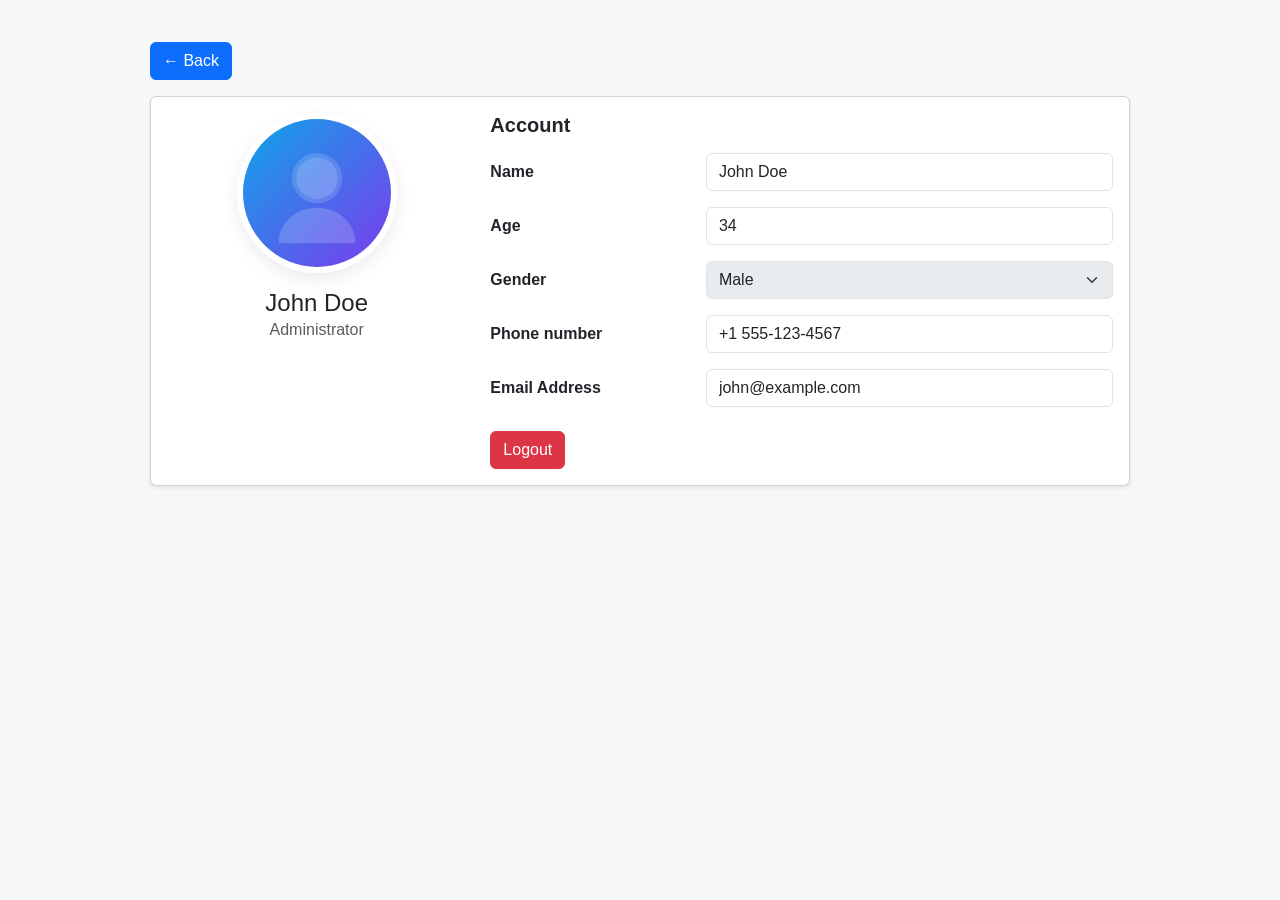
<file: Frontend_Patient_Web/profile.html>
<!doctype html>
<html lang="en">
  <head>
    <meta charset="utf-8">
    <meta name="viewport" content="width=device-width, initial-scale=1">
    <title>Profile</title>
    <link href="https://cdn.jsdelivr.net/npm/bootstrap@5.3.2/dist/css/bootstrap.min.css" rel="stylesheet">
    <link rel="stylesheet" href="style.css">
    <style>
      .profile-avatar{ width:160px; height:160px; border-radius:50%; overflow:hidden; border:6px solid #fff; box-shadow:0 6px 18px rgba(0,0,0,0.08); }
      .profile-header{ max-width:980px; margin:18px auto; }
      .profile-card{ max-width:980px; margin:0 auto; }
      .field-label{ font-weight:600; }
    </style>
  </head>
  <body>
    <div class="container py-4">
      <div class="d-flex justify-content-between align-items-start mb-3 profile-header">
        <div>
          <a href="index.html" class="btn btn-primary">← Back</a>
        </div>
      </div>

      <div class="card shadow-sm profile-card">
        <div class="card-body">
          <div class="row g-4">
            <div class="col-md-4 text-center">
              <div class="profile-avatar mx-auto mb-3">
                <!-- Embedded SVG default avatar -->
                <img alt="default avatar" src='data:image/svg+xml;utf8,<svg xmlns="http://www.w3.org/2000/svg" viewBox="0 0 200 200"><defs><linearGradient id="g" x1="0" x2="1" y1="0" y2="1"><stop offset="0" stop-color="%230ea5e9"/><stop offset="1" stop-color="%237c3aed"/></linearGradient></defs><rect width="100%" height="100%" fill="url(%23g)"/><g transform="translate(40,36)"><circle cx="60" cy="44" r="34" fill="rgba(255,255,255,0.15)"/><path d="M8 132c0-26 22-48 52-48s52 22 52 48" fill="rgba(255,255,255,0.18)"/><circle cx="60" cy="44" r="28" fill="white" opacity="0.14"/></g></svg>' style="width:100%;height:100%;object-fit:cover;">
              </div>
              <h4 class="mb-0">John Doe</h4>
              <div class="text-muted">Administrator</div>
            </div>

            <div class="col-md-8">
              <h5 class="fw-bold mb-3">Account</h5>
              <form>
                <div class="mb-3 row">
                  <label class="col-sm-4 col-form-label field-label">Name</label>
                  <div class="col-sm-8"><input class="form-control" value="John Doe" readonly></div>
                </div>
                <div class="mb-3 row">
                  <label class="col-sm-4 col-form-label field-label">Age</label>
                  <div class="col-sm-8"><input class="form-control" value="34" type="number" min="0" readonly></div>
                </div>
                <div class="mb-3 row">
                  <label class="col-sm-4 col-form-label field-label">Gender</label>
                  <div class="col-sm-8">
                    <select class="form-select" disabled aria-disabled="true">
                      <option selected>Male</option>
                      <option>Female</option>
                      <option>Other</option>
                    </select>
                  </div>
                </div>
                <div class="mb-3 row">
                  <label class="col-sm-4 col-form-label field-label">Phone number</label>
                  <div class="col-sm-8"><input class="form-control" value="+1 555-123-4567" readonly></div>
                </div>
                <div class="mb-3 row">
                  <label class="col-sm-4 col-form-label field-label">Email Address</label>
                  <div class="col-sm-8"><input class="form-control" value="john@example.com" type="email" readonly></div>
                </div>
              </form>

              <div class="mt-4">
                <a href="#" class="btn btn-danger">Logout</a>
              </div>
            </div>
          </div>
        </div>
      </div>
    </div>
  </body>
</html>
</file>
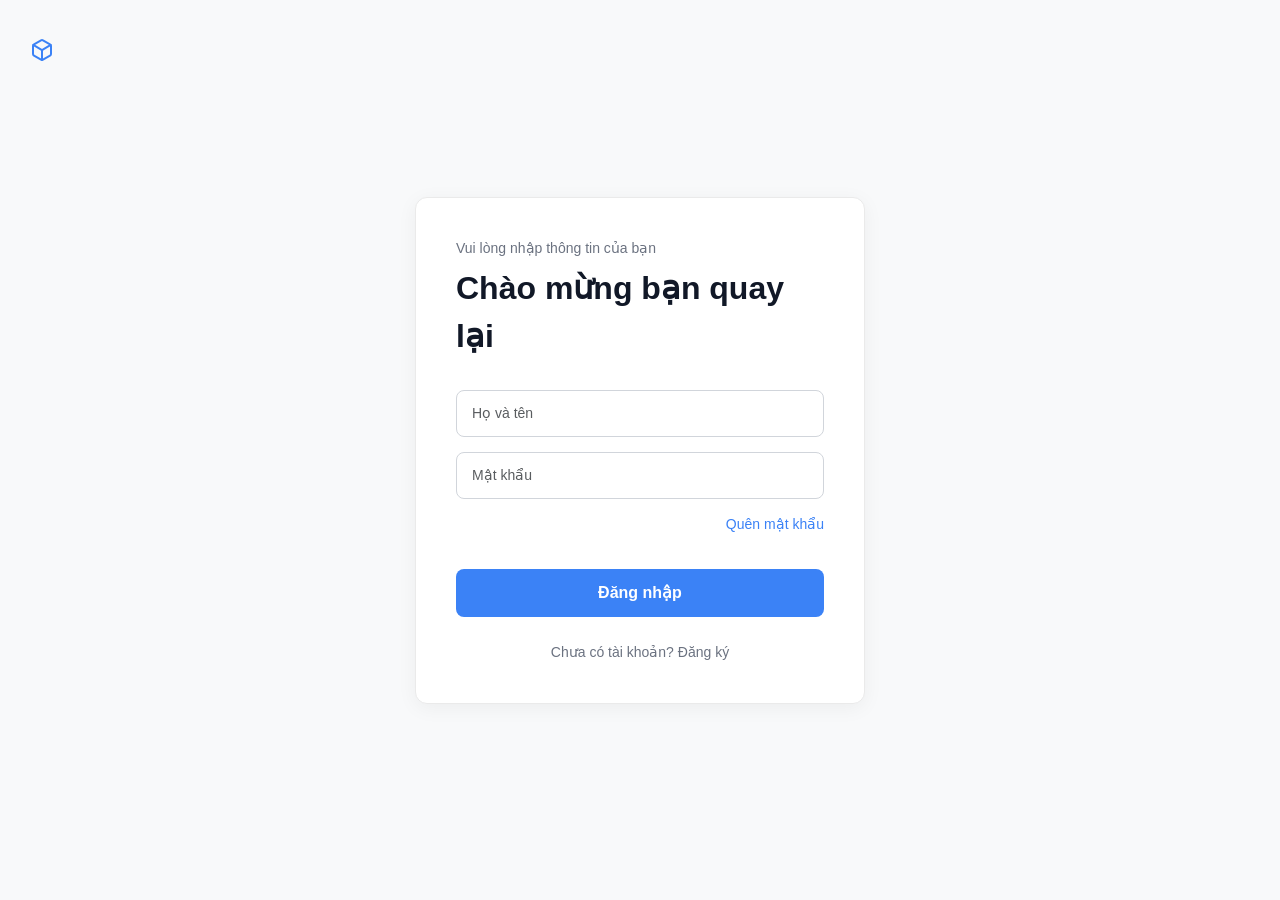
<file: API/EcgRecordAPI/wwwroot/login.html>
<!DOCTYPE html>
<html lang="vi">
<head>
    <meta charset="UTF-8">
    <meta name="viewport" content="width=device-width, initial-scale=1.0">
    <title>Đăng nhập - Hệ thống ECG</title>
    <link href="https://cdn.jsdelivr.net/npm/bootstrap@5.3.2/dist/css/bootstrap.min.css" rel="stylesheet">
    <style>
        body {
            background-color: #f8f9fa;
            font-family: 'Inter', -apple-system, BlinkMacSystemFont, "Segoe UI", Roboto, "Helvetica Neue", Arial, sans-serif;
        }
        .login-container {
            min-height: 100vh;
            display: flex;
            align-items: center;
            justify-content: center;
            padding: 20px;
        }
        .login-card {
            background: white;
            border-radius: 12px;
            box-shadow: 0 4px 20px rgba(0, 0, 0, 0.05);
            padding: 40px;
            width: 100%;
            max-width: 450px;
            border: 1px solid #eaeaea;
        }
        .logo-text {
            position: absolute;
            top: 30px;
            left: 30px;
            font-weight: 700;
            font-size: 20px;
            color: #1a1a1a;
            display: flex;
            align-items: center;
            gap: 10px;
        }
        .logo-icon {
            color: #3b82f6;
            font-size: 24px;
        }
        .subtitle {
            color: #6b7280;
            font-size: 14px;
            margin-bottom: 5px;
        }
        .title {
            font-weight: 700;
            font-size: 32px;
            color: #111827;
            margin-bottom: 30px;
        }
        .form-control {
            padding: 12px 15px;
            border-radius: 8px;
            border: 1px solid #d1d5db;
            margin-bottom: 15px;
            font-size: 14px;
        }
        .form-control:focus {
            box-shadow: 0 0 0 3px rgba(59, 130, 246, 0.15);
            border-color: #3b82f6;
        }
        .btn-primary {
            background-color: #3b82f6;
            border: none;
            padding: 12px;
            border-radius: 8px;
            font-weight: 600;
            width: 100%;
            margin-top: 10px;
        }
        .btn-primary:hover {
            background-color: #2563eb;
        }
        .form-check-label {
            font-size: 14px;
            color: #4b5563;
        }
        .forgot-link {
            font-size: 14px;
            color: #3b82f6;
            text-decoration: none;
            float: right;
        }
        .forgot-link:hover {
            text-decoration: underline;
        }
        .signup-text {
            text-align: center;
            margin-top: 25px;
            font-size: 14px;
            color: #6b7280;
        }
        .signup-text a {
            color: #3b82f6;
            text-decoration: none;
            font-weight: 500;
            cursor: pointer;
        }
        .signup-text a:hover {
            text-decoration: underline;
        }
        #errorMsg {
            display: none;
            color: #dc2626;
            font-size: 14px;
            margin-bottom: 15px;
            text-align: center;
        }
    </style>
</head>
<body>

    <div class="logo-text">
        <div class="logo-icon">
            <svg width="24" height="24" viewBox="0 0 24 24" fill="none" stroke="currentColor" stroke-width="2" stroke-linecap="round" stroke-linejoin="round">
                <path d="M21 16V8a2 2 0 0 0-1-1.73l-7-4a2 2 0 0 0-2 0l-7 4A2 2 0 0 0 3 8v8a2 2 0 0 0 1 1.73l7 4a2 2 0 0 0 2 0l7-4A2 2 0 0 0 21 16z"></path>
                <polyline points="3.27 6.96 12 12.01 20.73 6.96"></polyline>
                <line x1="12" y1="22.08" x2="12" y2="12"></line>
            </svg>
        </div>
    </div>

    <div class="login-container">
        <div class="login-card">
            <div class="subtitle">Vui lòng nhập thông tin của bạn</div>
            <div class="title" id="formTitle">Chào mừng bạn quay lại</div>

            <div id="errorMsg">Tên đăng nhập hoặc mật khẩu không đúng.</div>

            <form id="loginForm">
                <input type="text" id="fullName" class="form-control" placeholder="Họ và tên" required>
                
                <div id="registerFields" style="display: none;">
                    <input type="number" id="age" class="form-control" placeholder="Tuổi">
                    <select id="gender" class="form-control">
                        <option value="" disabled selected>Chọn giới tính</option>
                        <option value="Nam">Nam</option>
                        <option value="Nữ">Nữ</option>
                        <option value="Khác">Khác</option>
                    </select>
                    <input type="tel" id="phoneNumber" class="form-control" placeholder="Số điện thoại">
                    <input type="email" id="email" class="form-control" placeholder="Email">
                    <input type="text" id="address" class="form-control" placeholder="Địa chỉ">
                </div>

                <input type="password" id="password" class="form-control" placeholder="Mật khẩu" required>
                
                <div class="d-flex justify-content-end align-items-center mb-4 mt-2" id="forgotPasswordDiv">
                    <a href="#" class="forgot-link">Quên mật khẩu</a>
                </div>

                <button type="submit" class="btn btn-primary" id="loginBtn">Đăng nhập</button>
            </form>

            <div class="signup-text" id="toggleTextDiv">
                Chưa có tài khoản? <a id="toggleModeBtn">Đăng ký</a>
            </div>
        </div>
    </div>

    <script>
        let isLoginMode = true;

        document.getElementById('toggleModeBtn').addEventListener('click', toggleMode);

        function toggleMode(e) {
            if(e) e.preventDefault();
            isLoginMode = !isLoginMode;
            
            const registerFields = document.getElementById('registerFields');
            const forgotPasswordDiv = document.getElementById('forgotPasswordDiv');
            const loginBtn = document.getElementById('loginBtn');
            const title = document.getElementById('formTitle');
            const toggleTextDiv = document.getElementById('toggleTextDiv');

            if (isLoginMode) {
                registerFields.style.display = 'none';
                forgotPasswordDiv.style.display = 'flex';
                loginBtn.innerText = 'Đăng nhập';
                title.innerText = 'Chào mừng bạn quay lại';
                toggleTextDiv.innerHTML = 'Chưa có tài khoản? <a id="toggleModeBtn">Đăng ký</a>';
                
                document.getElementById('age').required = false;
                document.getElementById('gender').required = false;
                document.getElementById('phoneNumber').required = false;
                document.getElementById('email').required = false;
                document.getElementById('address').required = false;
            } else {
                registerFields.style.display = 'block';
                forgotPasswordDiv.style.display = 'none';
                loginBtn.innerText = 'Tạo tài khoản';
                title.innerText = 'Tạo tài khoản';
                toggleTextDiv.innerHTML = 'Đã có tài khoản? <a id="toggleModeBtn">Đăng nhập</a>';
                
                document.getElementById('age').required = true;
                document.getElementById('gender').required = true;
                document.getElementById('phoneNumber').required = true;
                document.getElementById('email').required = true;
                document.getElementById('address').required = true;
            }
            
            document.getElementById('toggleModeBtn').addEventListener('click', toggleMode);
        }

        document.getElementById('loginForm').addEventListener('submit', async function(e) {
            e.preventDefault();
            const fullName = document.getElementById('fullName').value;
            const password = document.getElementById('password').value;
            const loginBtn = document.getElementById('loginBtn');
            const errorMsg = document.getElementById('errorMsg');

            loginBtn.disabled = true;
            loginBtn.innerText = isLoginMode ? 'Đang đăng nhập...' : 'Đang tạo tài khoản...';
            errorMsg.style.display = 'none';

            try {
                let url = isLoginMode ? '/api/login' : '/api/register';
                let bodyData = { FullName: fullName, Password: password };
                
                if (!isLoginMode) {
                    bodyData.Age = parseInt(document.getElementById('age').value) || 0;
                    bodyData.Gender = document.getElementById('gender').value;
                    bodyData.PhoneNumber = document.getElementById('phoneNumber').value;
                    bodyData.Email = document.getElementById('email').value;
                    bodyData.Address = document.getElementById('address').value;
                }

                const response = await fetch(url, {
                    method: 'POST',
                    headers: { 'Content-Type': 'application/json' },
                    body: JSON.stringify(bodyData)
                });

                if (response.ok) {
                    const data = await response.json();
                    localStorage.setItem('patientId', data.patientId);
                    localStorage.setItem('patientName', data.fullName);
                    window.location.href = '/index.html';
                } else {
                    errorMsg.style.display = 'block';
                    errorMsg.innerText = isLoginMode ? 'Tên đăng nhập hoặc mật khẩu không đúng.' : 'Đăng ký thất bại. Tên đăng nhập có thể đã tồn tại.';
                    loginBtn.disabled = false;
                    loginBtn.innerText = isLoginMode ? 'Đăng nhập' : 'Tạo tài khoản';
                }
            } catch (err) {
                errorMsg.style.display = 'block';
                errorMsg.innerText = 'Không thể kết nối đến máy chủ.';
                loginBtn.disabled = false;
                loginBtn.innerText = isLoginMode ? 'Đăng nhập' : 'Tạo tài khoản';
            }
        });
    </script>
</body>
</html>
</file>
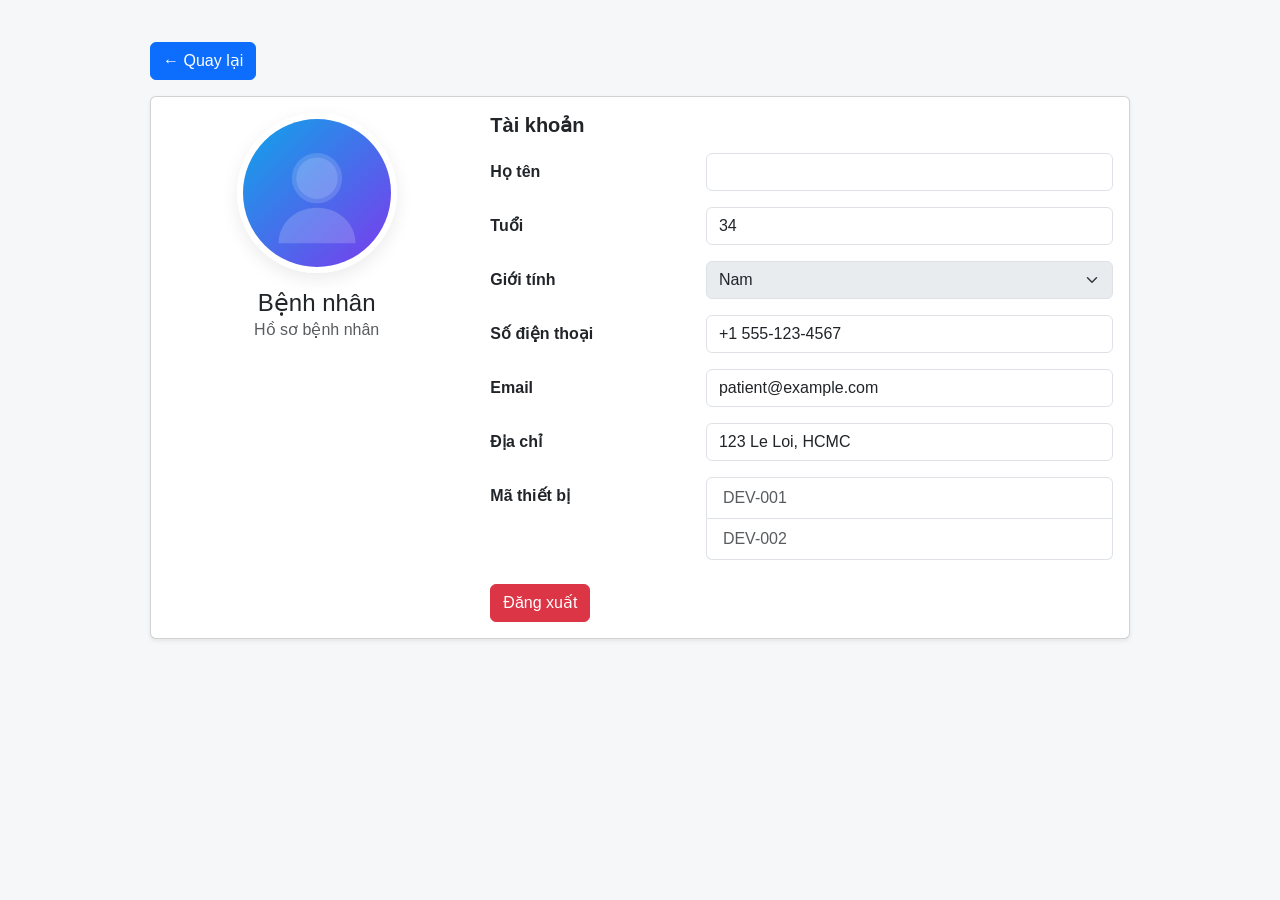
<file: API/EcgRecordAPI/wwwroot/profile.html>
<!doctype html>
<html lang="vi">
  <head>
    <meta charset="utf-8">
    <meta name="viewport" content="width=device-width, initial-scale=1">
    <title>Hồ sơ cá nhân</title>
    <link href="https://cdn.jsdelivr.net/npm/bootstrap@5.3.2/dist/css/bootstrap.min.css" rel="stylesheet">
    <link rel="stylesheet" href="style.css">
    <style>
      .profile-avatar{ width:160px; height:160px; border-radius:50%; overflow:hidden; border:6px solid #fff; box-shadow:0 6px 18px rgba(0,0,0,0.08); }
      .profile-header{ max-width:980px; margin:18px auto; }
      .profile-card{ max-width:980px; margin:0 auto; }
      .field-label{ font-weight:600; }
    </style>
  </head>
  <body>
    <div class="container py-4">
      <div class="d-flex justify-content-between align-items-start mb-3 profile-header">
        <div>
          <a href="index.html" class="btn btn-primary">← Quay lại</a>
        </div>
      </div>

      <div class="card shadow-sm profile-card">
        <div class="card-body">
          <div class="row g-4">
            <div class="col-md-4 text-center">
              <div class="profile-avatar mx-auto mb-3">
                <!-- Embedded SVG default avatar -->
                <img alt="default avatar" src='data:image/svg+xml;utf8,<svg xmlns="http://www.w3.org/2000/svg" viewBox="0 0 200 200"><defs><linearGradient id="g" x1="0" x2="1" y1="0" y2="1"><stop offset="0" stop-color="%230ea5e9"/><stop offset="1" stop-color="%237c3aed"/></linearGradient></defs><rect width="100%" height="100%" fill="url(%23g)"/><g transform="translate(40,36)"><circle cx="60" cy="44" r="34" fill="rgba(255,255,255,0.15)"/><path d="M8 132c0-26 22-48 52-48s52 22 52 48" fill="rgba(255,255,255,0.18)"/><circle cx="60" cy="44" r="28" fill="white" opacity="0.14"/></g></svg>' style="width:100%;height:100%;object-fit:cover;">
              </div>
              <h4 class="mb-0" id="profileDisplayName">Bệnh nhân</h4>
              <div class="text-muted">Hồ sơ bệnh nhân</div>
            </div>

            <div class="col-md-8">
              <h5 class="fw-bold mb-3">Tài khoản</h5>
              <form>
                <div class="mb-3 row">
                  <label class="col-sm-4 col-form-label field-label">Họ tên</label>
                  <div class="col-sm-8"><input id="profileName" class="form-control" value="" readonly></div>
                </div>
                <div class="mb-3 row">
                  <label class="col-sm-4 col-form-label field-label">Tuổi</label>
                  <div class="col-sm-8"><input class="form-control" value="34" type="number" min="0" readonly></div>
                </div>
                <div class="mb-3 row">
                  <label class="col-sm-4 col-form-label field-label">Giới tính</label>
                  <div class="col-sm-8">
                    <select class="form-select" disabled aria-disabled="true">
                      <option selected>Nam</option>
                      <option>Nữ</option>
                      <option>Khác</option>
                    </select>
                  </div>
                </div>
                <div class="mb-3 row">
                  <label class="col-sm-4 col-form-label field-label">Số điện thoại</label>
                  <div class="col-sm-8"><input class="form-control" value="+1 555-123-4567" readonly></div>
                </div>
                <div class="mb-3 row">
                  <label class="col-sm-4 col-form-label field-label">Email</label>
                  <div class="col-sm-8"><input class="form-control" value="patient@example.com" type="email" readonly></div>
                </div>
                <div class="mb-3 row">
                  <label class="col-sm-4 col-form-label field-label">Địa chỉ</label>
                  <div class="col-sm-8"><input class="form-control" value="123 Le Loi, HCMC" readonly></div>
                </div>
                <div class="mb-3 row">
                  <label class="col-sm-4 col-form-label field-label">Mã thiết bị</label>
                  <div class="col-sm-8">
                    <ul class="list-group">
                      <li class="list-group-item text-muted">DEV-001</li>
                      <li class="list-group-item text-muted">DEV-002</li>
                    </ul>
                  </div>
                </div>
              </form>

              <div class="mt-4">
                <button id="logoutBtn" class="btn btn-danger">Đăng xuất</button>
              </div>
            </div>
          </div>
        </div>
      </div>
    </div>
    <script>
      const patientName = localStorage.getItem('patientName');
      if (patientName) {
        document.getElementById('profileDisplayName').textContent = patientName;
        document.getElementById('profileName').value = patientName;
      }
      document.getElementById('logoutBtn').addEventListener('click', () => {
        localStorage.removeItem('patientId');
        localStorage.removeItem('patientName');
        window.location.href = '/login.html';
      });
    </script>
  </body>
</html>
</file>
<file: Frontend_Patient_Web/style.css>
/* Basic layout and styles for ECG Record Viewer */
body{
	background: #f5f7f8;
	color: #222;
	font-family: -apple-system, BlinkMacSystemFont, "Segoe UI", Roboto, "Helvetica Neue", Arial;
}
.records-card{
	max-width: 980px;
	margin: 0 auto;
	border: 0;
}
header h1{
	font-size: 28px;
}
.table td, .table th{
	vertical-align: middle;
}
.table tbody tr:hover{
	background: #f8fbff;
}
.table tbody tr.selected{
	background: #e9f3ff;
}
.time-column{
	text-align: right;
	color: #6c757d;
}
.card-footer{
	background: #fff;
}

@media (max-width:600px){
	.time-column{ text-align: left; }
}

/* Detail panel styles */
.detail-panel{
	max-width: 980px;
	margin: 18px auto 0;
	position: relative;
	padding: 12px;
}
.detail-card{
	background: #fff;
	border-radius: 8px;
	padding: 18px;
	position: relative;
	display: flex;
	flex-direction: column;
	align-items: center;
}
.detail-card .btn-close{
	position: absolute;
	right: 10px;
	top: 10px;
}

/* make the detail labels bold */
.detail-label.bold,
.detail-label.bold.large {
  font-weight: 700;
}

/* Constrain chart size so Chart.js doesn't stretch it to fill container */
.detail-card canvas{
    width: 100% !important;
    height: 240px !important;
    max-height: 360px;
}
.circle-outer{
	width: 160px;
	height: 160px;
	border-radius: 50%;
	display: flex;
	align-items: center;
	justify-content: center;
	background: radial-gradient(circle at 30% 30%, rgba(0,178,255,0.20), rgba(0,0,0,0));
	box-shadow: 0 6px 18px rgba(6,57,112,0.08);
}
.circle-inner{
	width: 120px;
	height: 120px;
	border-radius: 50%;
	display:flex;
	align-items:center;
	justify-content:center;
	background: linear-gradient(135deg,#0ea5e9,#7c3aed);
	color: white;
	box-shadow: 0 8px 30px rgba(124,58,237,0.22);
	position: relative;
}
.circle-inner::after{
	content: '';
	position: absolute;
	left: -18px; top: -18px; right: -18px; bottom: -18px;
	border-radius: 50%;
	background: radial-gradient(circle at 30% 30%, rgba(14,165,233,0.18), rgba(124,58,237,0.12));
	z-index: -1;
}
.bpm{
	font-size: 18px;
	font-weight: 600;
}

.circle-outer2 {
    width: 160px;
    height: 160px;
    border-radius: 50%;
    display: flex;
    align-items: center;
    justify-content: center;
    /* Soft mint outer glow */
    background: radial-gradient(circle at 30% 30%, rgba(16, 185, 129, 0.15), rgba(0, 0, 0, 0));
    box-shadow: 0 6px 18px rgba(6, 78, 59, 0.08);
}

.circle-inner2 {
    width: 120px;
    height: 120px;
    border-radius: 50%;
    display: flex;
    align-items: center;
    justify-content: center;
    /* Gradient from Emerald to Deep Teal */
    background: linear-gradient(135deg, #10b981, #059669);
    color: white;
    /* Updated shadow to match the green theme */
    box-shadow: 0 8px 30px rgba(16, 185, 129, 0.25);
    position: relative;
}

.circle-inner2::after {
    content: '';
    position: absolute;
    left: -18px; top: -18px; right: -18px; bottom: -18px;
    border-radius: 50%;
    /* Subtle green halo effect */
    background: radial-gradient(circle at 30% 30%, rgba(16, 185, 129, 0.18), rgba(5, 150, 105, 0.12));
    z-index: -1;
}

.bpm2 {
    font-size: 18px;
    font-weight: 600;
}

@media (max-width:520px){
	.circle-outer{ width:120px; height:120px }
	.circle-inner{ width:92px; height:92px }
	.circle-outer2{ width:120px; height:120px }
	.circle-inner2{ width:92px; height:92px }
}
</file>
<file: API/EcgRecordAPI/wwwroot/style.css>
/* Basic layout and styles for ECG Record Viewer */
body{
	background: #f5f7f8;
	color: #222;
	font-family: -apple-system, BlinkMacSystemFont, "Segoe UI", Roboto, "Helvetica Neue", Arial;
}
.records-card{
	max-width: 980px;
	margin: 0 auto;
	border: 0;
}
header h1{
	font-size: 28px;
}
.table td, .table th{
	vertical-align: middle;
}
.table tbody tr:hover{
	background: #f8fbff;
}
.table tbody tr.selected{
	background: #e9f3ff;
}
.time-column{
	text-align: right;
	color: #6c757d;
}
.card-footer{
	background: #fff;
}

@media (max-width:600px){
	.time-column{ text-align: left; }
}

/* Detail panel styles */
.detail-panel{
	max-width: 980px;
	margin: 18px auto 0;
	position: relative;
	padding: 12px;
}
.detail-card{
	background: #fff;
	border-radius: 8px;
	padding: 18px;
	position: relative;
	display: flex;
	flex-direction: column;
	align-items: center;
}
.detail-card .btn-close{
	position: absolute;
	right: 10px;
	top: 10px;
}

/* make the detail labels bold */
.detail-label.bold,
.detail-label.bold.large {
  font-weight: 700;
}

/* Constrain chart size so Chart.js doesn't stretch it to fill container */
.detail-card canvas{
    width: 100% !important;
    height: 240px !important;
    max-height: 360px;
}
.circle-outer{
	width: 160px;
	height: 160px;
	border-radius: 50%;
	display: flex;
	align-items: center;
	justify-content: center;
	background: radial-gradient(circle at 30% 30%, rgba(0,178,255,0.20), rgba(0,0,0,0));
	box-shadow: 0 6px 18px rgba(6,57,112,0.08);
}
.circle-inner{
	width: 120px;
	height: 120px;
	border-radius: 50%;
	display:flex;
	align-items:center;
	justify-content:center;
	background: linear-gradient(135deg,#0ea5e9,#7c3aed);
	color: white;
	box-shadow: 0 8px 30px rgba(124,58,237,0.22);
	position: relative;
}
.circle-inner::after{
	content: '';
	position: absolute;
	left: -18px; top: -18px; right: -18px; bottom: -18px;
	border-radius: 50%;
	background: radial-gradient(circle at 30% 30%, rgba(14,165,233,0.18), rgba(124,58,237,0.12));
	z-index: -1;
}
.bpm{
	font-size: 18px;
	font-weight: 600;
}

.circle-outer2 {
    width: 160px;
    height: 160px;
    border-radius: 50%;
    display: flex;
    align-items: center;
    justify-content: center;
    /* Soft mint outer glow */
    background: radial-gradient(circle at 30% 30%, rgba(16, 185, 129, 0.15), rgba(0, 0, 0, 0));
    box-shadow: 0 6px 18px rgba(6, 78, 59, 0.08);
}

.circle-inner2 {
    width: 120px;
    height: 120px;
    border-radius: 50%;
    display: flex;
    align-items: center;
    justify-content: center;
    /* Gradient from Emerald to Deep Teal */
    background: linear-gradient(135deg, #10b981, #059669);
    color: white;
    /* Updated shadow to match the green theme */
    box-shadow: 0 8px 30px rgba(16, 185, 129, 0.25);
    position: relative;
}

.circle-inner2::after {
    content: '';
    position: absolute;
    left: -18px; top: -18px; right: -18px; bottom: -18px;
    border-radius: 50%;
    /* Subtle green halo effect */
    background: radial-gradient(circle at 30% 30%, rgba(16, 185, 129, 0.18), rgba(5, 150, 105, 0.12));
    z-index: -1;
}

.bpm2 {
    font-size: 18px;
    font-weight: 600;
}

@media (max-width:520px){
	.circle-outer{ width:120px; height:120px }
	.circle-inner{ width:92px; height:92px }
	.circle-outer2{ width:120px; height:120px }
	.circle-inner2{ width:92px; height:92px }
}
</file>
